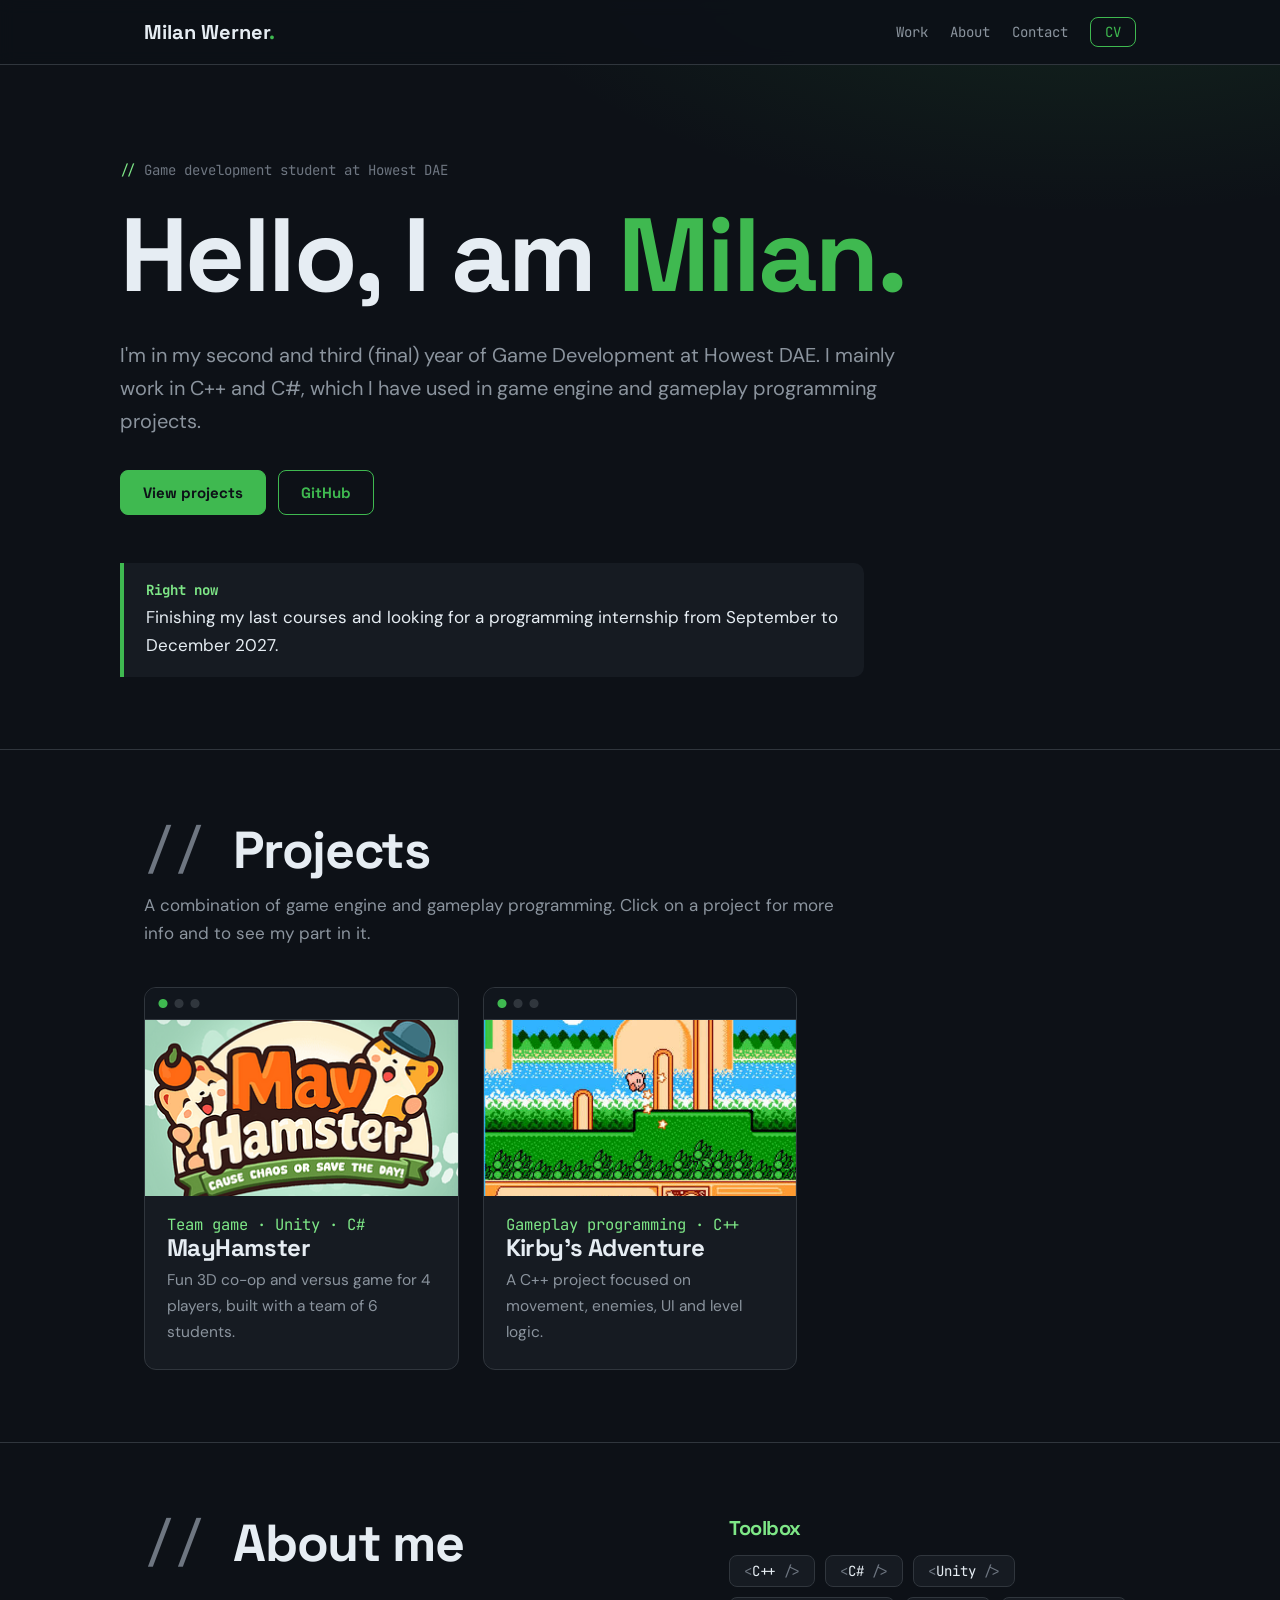
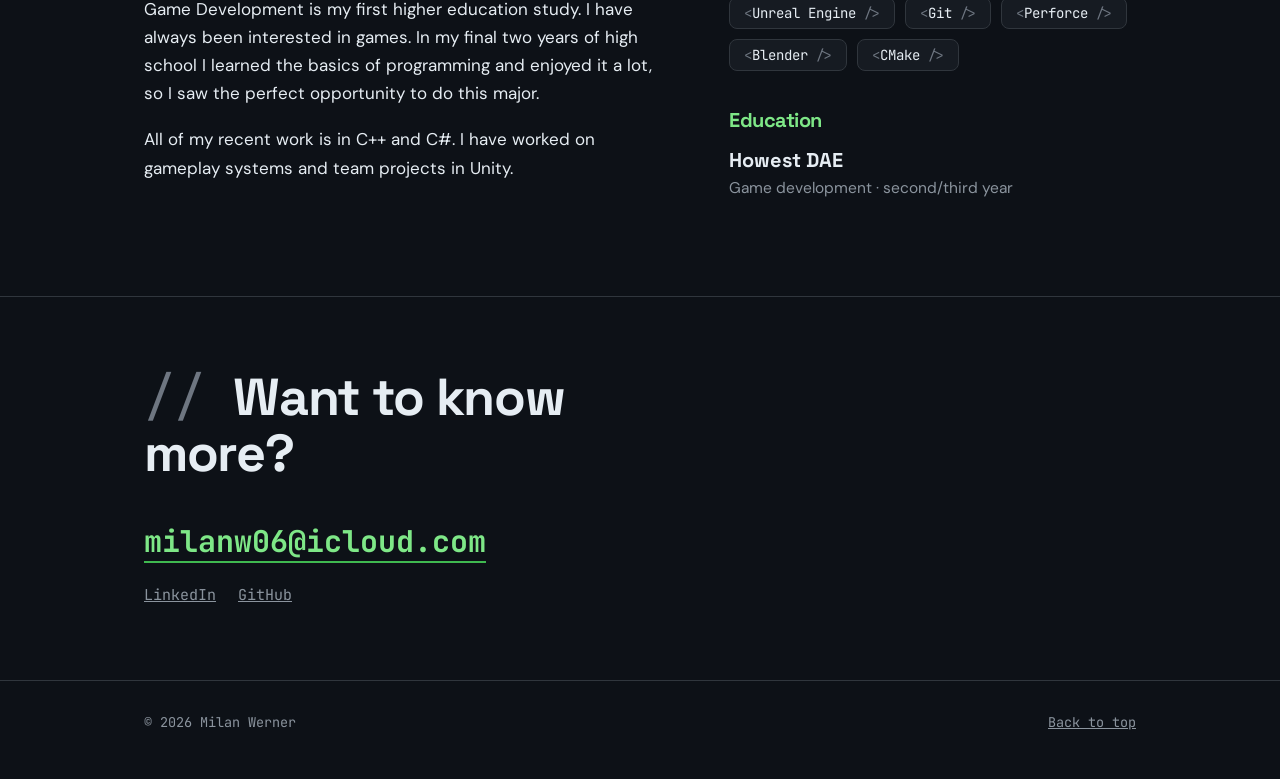
<file: index.html>
<!DOCTYPE html>
<html lang="en">
<head>
<meta charset="utf-8">
<meta name="viewport" content="width=device-width, initial-scale=1, viewport-fit=cover">
<meta name="theme-color" content="#0d1117">
<title>Milan Werner — Game Programmer</title>
<meta name="description" content="Portfolio of Milan Werner, game development student.">
<link rel="preconnect" href="https://fonts.googleapis.com">
<link rel="preconnect" href="https://fonts.gstatic.com" crossorigin>
<link href="https://fonts.googleapis.com/css2?family=JetBrains+Mono:wght@400;700&family=Space+Grotesk:wght@500;700&family=DM+Sans:wght@400;500&display=swap" rel="stylesheet">
<link rel="stylesheet" href="style.css">
</head>
<body id="top">
<header>
  <div class="wrap">
    <a class="logo" href="#top">Milan Werner<span>.</span></a>
    <nav>
      <a href="#work">Work</a>
      <a href="#about">About</a>
      <a href="#contact">Contact</a>
      <a class="cv" href="CV.pdf" target="_blank" rel="noopener">CV</a>
    </nav>
  </div>
</header>

<main>
  <div class="wrap hero">
    <p class="kicker"><b>//</b> Game development student at Howest DAE</p>
    <h1>Hello, I am <span>Milan.</span></h1>
    <p class="lead">I'm in my second and third (final) year of Game Development at Howest DAE. I mainly work in C++ and C#, which I have used in game engine and gameplay programming projects.</p>
    <div class="actions">
      <a class="btn primary" href="#work">View projects</a>
      <a class="btn" href="https://github.com/WernerMilan" target="_blank" rel="noopener noreferrer">GitHub</a>
    </div>
    <div class="status">
      <b>Right now</b>
      Finishing my last courses and looking for a programming internship from September to December 2027.
    </div>
  </div>

  <section id="work">
    <div class="wrap">
      <h2>Projects</h2>
      <p class="sub">A combination of game engine and gameplay programming. Click on a project for more info and to see my part in it.</p>
      <div class="grid">
        <a class="card" href="projects/mayhamster.html">
          <div class="thumb"><img src="MayHamsterImage.png" alt="Screenshot of MayHamster"></div>
          <div class="body"><p class="tags">Team game · Unity · C#</p><h3>MayHamster</h3><p>Fun 3D co-op and versus game for 4 players, built with a team of 6 students.</p></div>
        </a>
        <a class="card" href="projects/kirbys-adventure.html">
          <div class="thumb"><img src="KirbyMainPicture.jpg" alt="Screenshot of Kirby's Adventure"></div>
          <div class="body"><p class="tags">Gameplay programming · C++</p><h3>Kirby's Adventure</h3><p>A C++ project focused on movement, enemies, UI and level logic.</p></div>
        </a>
      </div>
    </div>
  </section>

  <section id="about">
    <div class="wrap two">
      <div>
        <h2 class="big">About me</h2>
        <p>Game Development is my first higher education study. I have always been interested in games. In my final two years of high school I learned the basics of programming and enjoyed it a lot, so I saw the perfect opportunity to do this major.</p>
        <p>All of my recent work is in C++ and C#. I have worked on gameplay systems and team projects in Unity.</p>
      </div>
      <div>
        <h3 class="small">Toolbox</h3>
        <ul class="chips">
          <li>C++</li><li>C#</li><li>Unity</li><li>Unreal Engine</li><li>Git</li><li>Perforce</li><li>Blender</li><li>CMake</li>
        </ul>
        <h3 class="small gap">Education</h3>
        <div class="school"><b>Howest DAE</b><span>Game development · second/third year</span></div>
      </div>
    </div>
  </section>

  <section id="contact" class="contact">
    <div class="wrap">
      <h2>Want to know more?</h2>
      <a class="mail" href="mailto:milanw06@icloud.com">milanw06@icloud.com</a>
      <div class="links">
        <a href="https://www.linkedin.com/in/milan-werner" target="_blank" rel="noopener noreferrer">LinkedIn</a>
        <a href="https://github.com/WernerMilan" target="_blank" rel="noopener noreferrer">GitHub</a>
      </div>
    </div>
  </section>
</main>

<footer>
  <div class="wrap"><span>© 2026 Milan Werner</span><a href="#top">Back to top</a></div>
</footer>
</body>
</html>
</file>
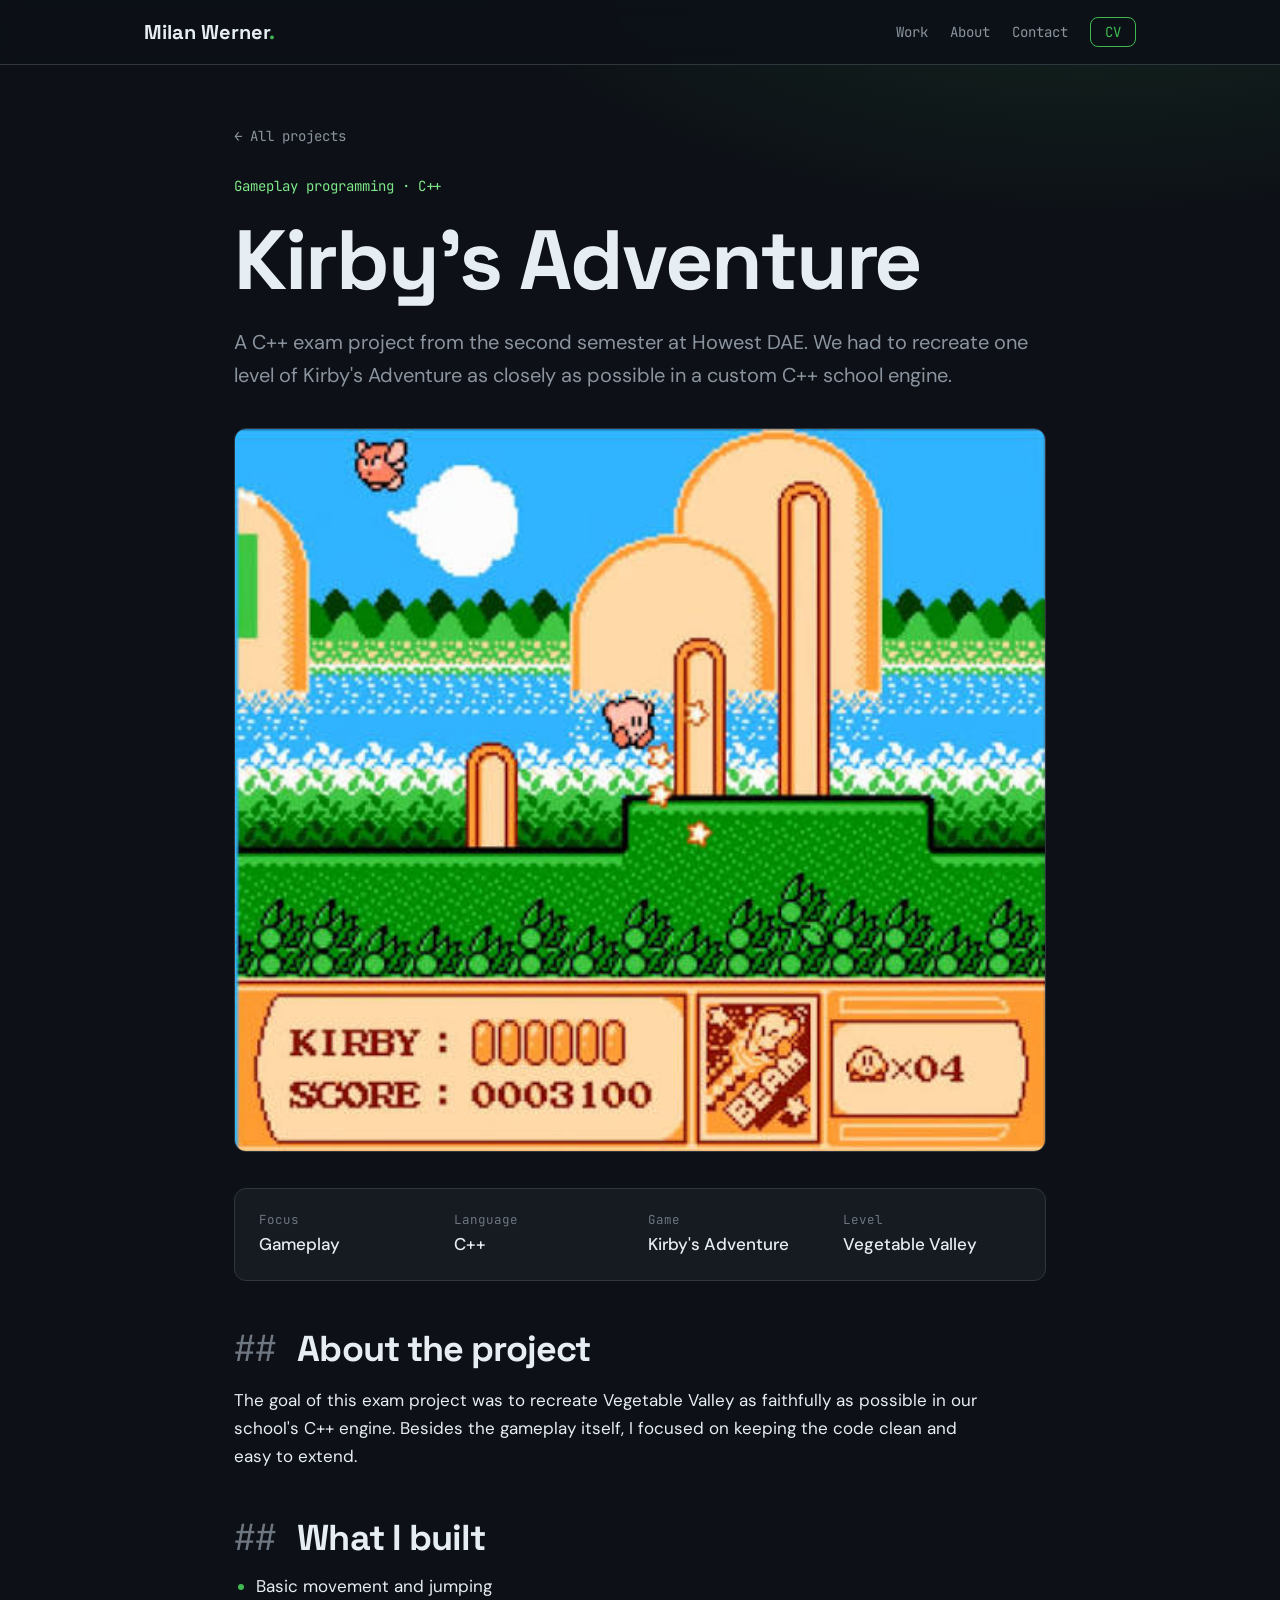
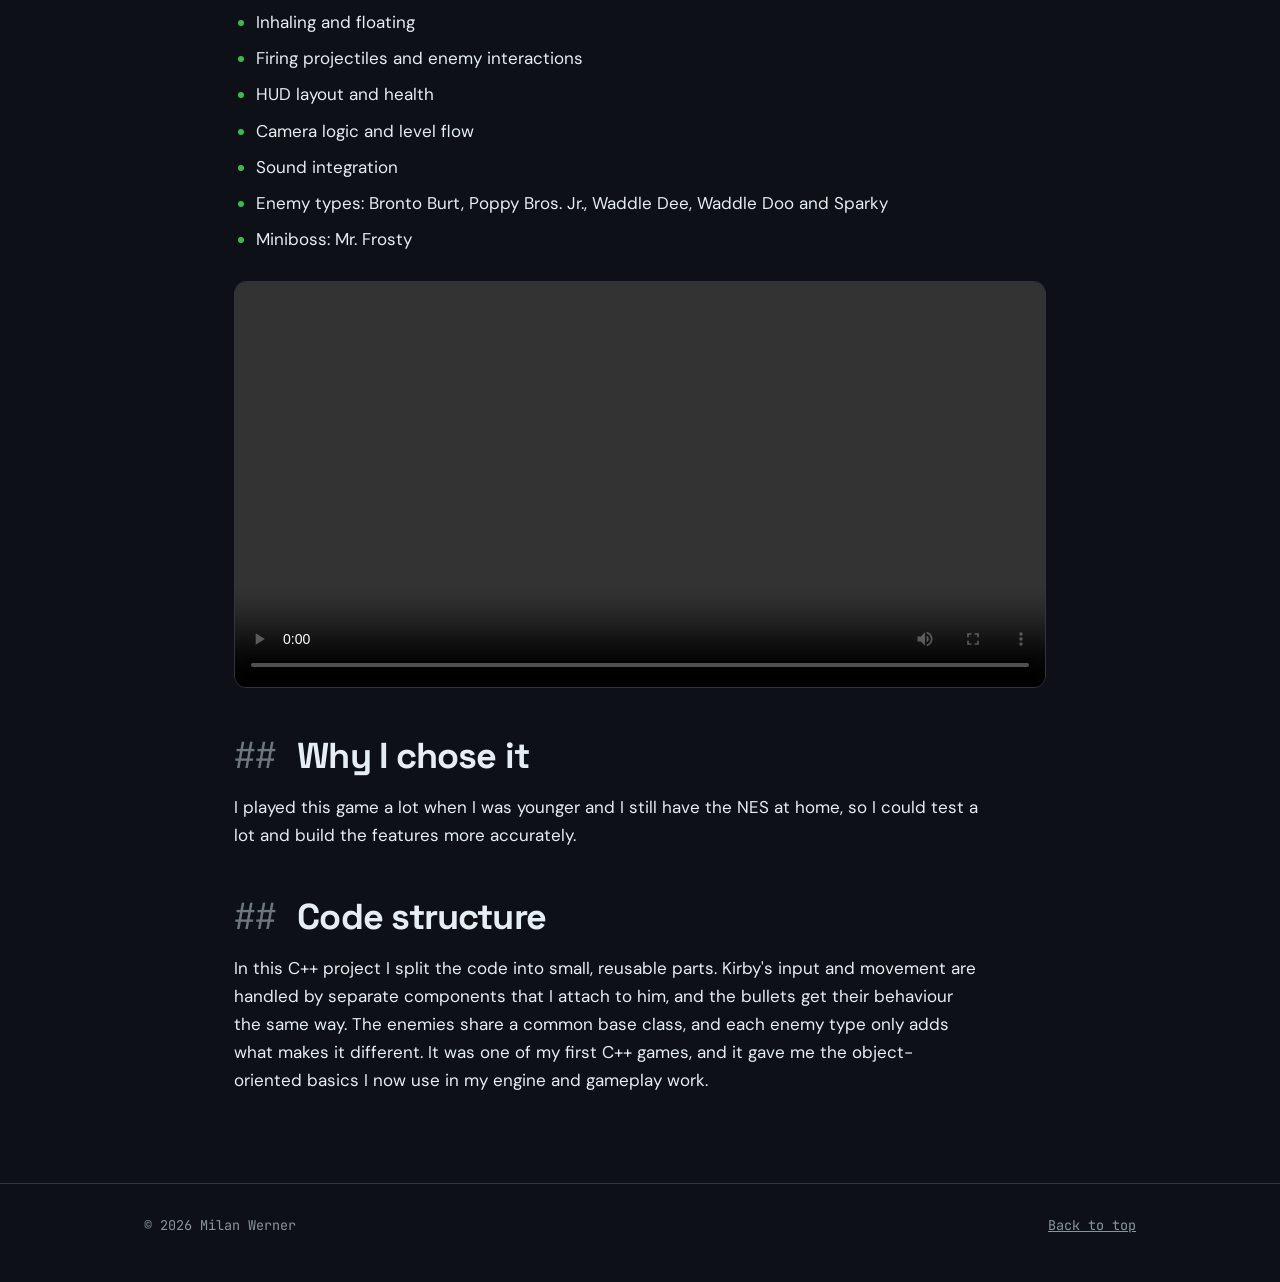
<file: projects/kirbys-adventure.html>
<!DOCTYPE html>
<html lang="en">
<head>
<meta charset="utf-8">
<meta name="viewport" content="width=device-width, initial-scale=1, viewport-fit=cover">
<meta name="theme-color" content="#0d1117">
<title>Kirby's Adventure — Milan Werner</title>
<meta name="description" content="Kirby's Adventure, a C++ gameplay programming project with movement, enemies, UI and level logic.">
<link rel="preconnect" href="https://fonts.googleapis.com">
<link rel="preconnect" href="https://fonts.gstatic.com" crossorigin>
<link href="https://fonts.googleapis.com/css2?family=JetBrains+Mono:wght@400;700&family=Space+Grotesk:wght@500;700&family=DM+Sans:wght@400;500&display=swap" rel="stylesheet">
<link rel="stylesheet" href="../style.css">
</head>
<body id="top">
<header>
  <div class="wrap">
    <a class="logo" href="../index.html">Milan Werner<span>.</span></a>
    <nav>
      <a href="../index.html#work">Work</a>
      <a href="../index.html#about">About</a>
      <a href="../index.html#contact">Contact</a>
      <a class="cv" href="../CV.pdf" target="_blank" rel="noopener">CV</a>
    </nav>
  </div>
</header>

<main class="wrap project">
  <a class="back" href="../index.html#work">← All projects</a>
  <p class="kicker">Gameplay programming · C++</p>
  <h1>Kirby's Adventure</h1>
  <p class="lead">A C++ exam project from the second semester at Howest DAE. We had to recreate one level of Kirby's Adventure as closely as possible in a custom C++ school engine.</p>

  <img class="cover" src="../KirbyMainPicture.jpg" alt="Screenshot of Kirby's Adventure">

  <dl class="facts">
    <div><dt>Focus</dt><dd>Gameplay</dd></div>
    <div><dt>Language</dt><dd>C++</dd></div>
    <div><dt>Game</dt><dd>Kirby's Adventure</dd></div>
    <div><dt>Level</dt><dd>Vegetable Valley</dd></div>
  </dl>

  <h2>About the project</h2>
  <p>The goal of this exam project was to recreate Vegetable Valley as faithfully as possible in our school's C++ engine. Besides the gameplay itself, I focused on keeping the code clean and easy to extend.</p>

  <h2>What I built</h2>
  <ul>
    <li>Basic movement and jumping</li>
    <li>Inhaling and floating</li>
    <li>Firing projectiles and enemy interactions</li>
    <li>HUD layout and health</li>
    <li>Camera logic and level flow</li>
    <li>Sound integration</li>
    <li>Enemy types: Bronto Burt, Poppy Bros. Jr., Waddle Dee, Waddle Doo and Sparky</li>
    <li>Miniboss: Mr. Frosty</li>
  </ul>

  <video class="local-video" controls preload="metadata" style="margin-top:28px">
    <source src="../images/kirby/Werner_Milan_Presentation.mp4" type="video/mp4">
    Your browser does not support the video tag.
  </video>

  <h2>Why I chose it</h2>
  <p>I played this game a lot when I was younger and I still have the NES at home, so I could test a lot and build the features more accurately.</p>

  <h2>Code structure</h2>
  <p>In this C++ project I split the code into small, reusable parts. Kirby's input and movement are handled by separate components that I attach to him, and the bullets get their behaviour the same way. The enemies share a common base class, and each enemy type only adds what makes it different. It was one of my first C++ games, and it gave me the object-oriented basics I now use in my engine and gameplay work.</p>
</main>

<footer>
  <div class="wrap"><span>© 2026 Milan Werner</span><a href="#top">Back to top</a></div>
</footer>
</body>
</html>
</file>
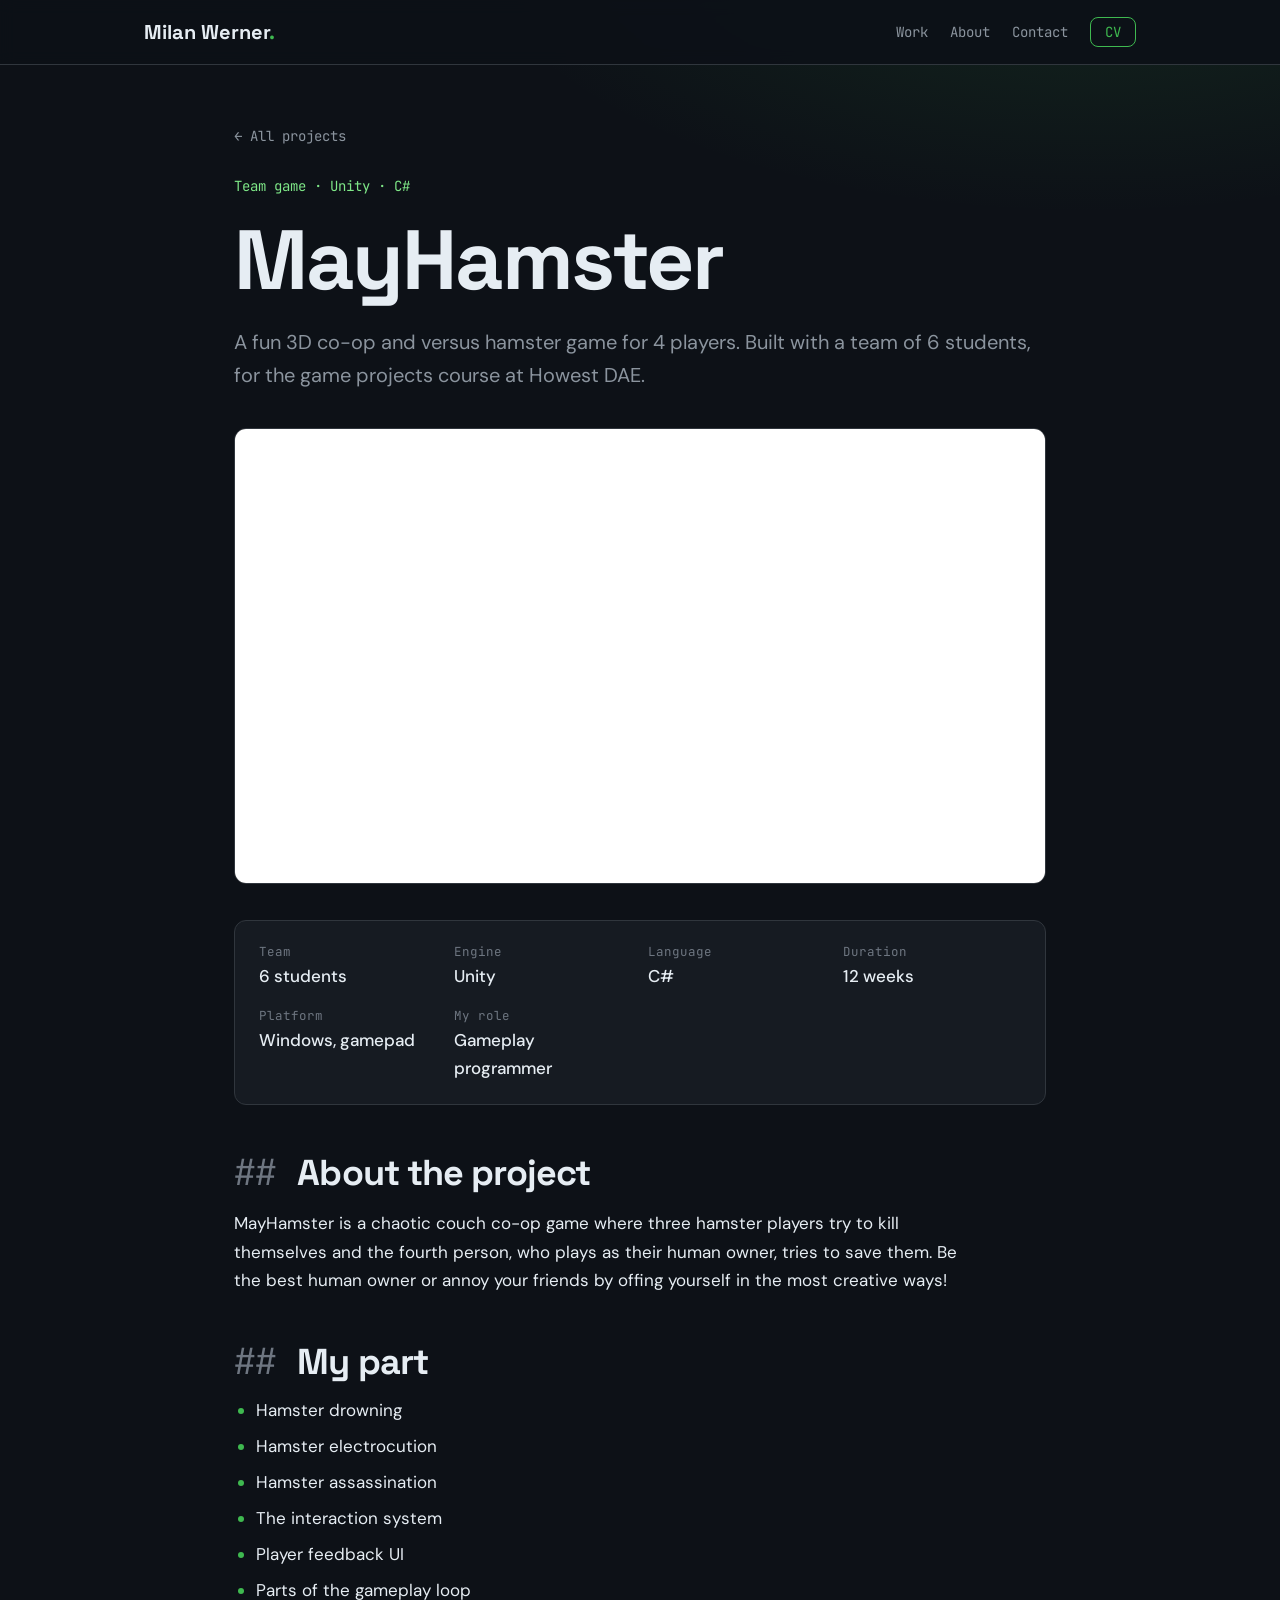
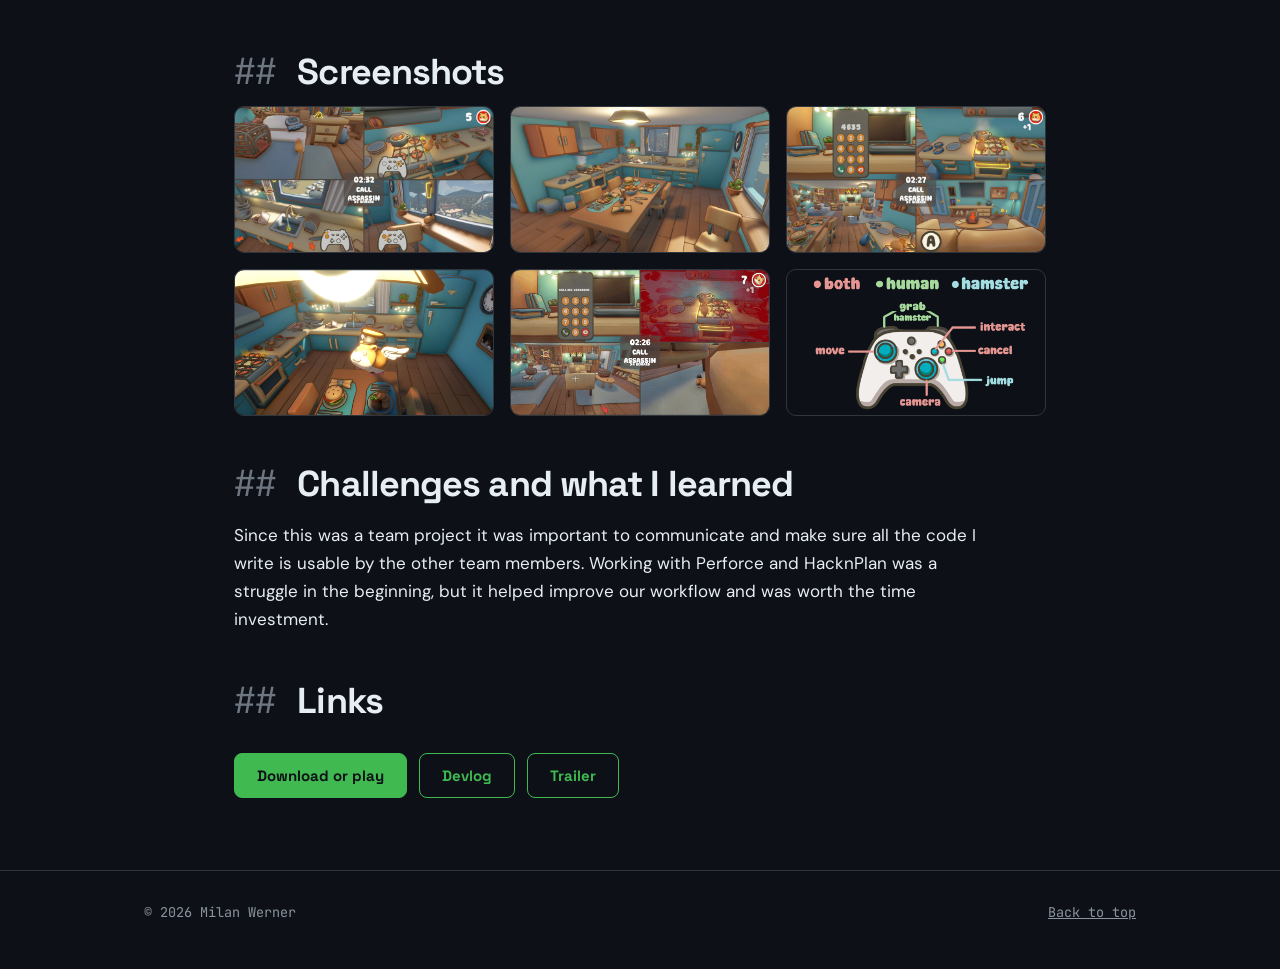
<file: projects/mayhamster.html>
<!DOCTYPE html>
<html lang="en">
<head>
<meta charset="utf-8">
<meta name="viewport" content="width=device-width, initial-scale=1, viewport-fit=cover">
<meta name="theme-color" content="#0d1117">
<title>MayHamster — Milan Werner</title>
<meta name="description" content="MayHamster, a 3D co-op and versus game for 4 players made in Unity.">
<link rel="preconnect" href="https://fonts.googleapis.com">
<link rel="preconnect" href="https://fonts.gstatic.com" crossorigin>
<link href="https://fonts.googleapis.com/css2?family=JetBrains+Mono:wght@400;700&family=Space+Grotesk:wght@500;700&family=DM+Sans:wght@400;500&display=swap" rel="stylesheet">
<link rel="stylesheet" href="../style.css">
</head>
<body id="top">
<header>
  <div class="wrap">
    <a class="logo" href="../index.html">Milan Werner<span>.</span></a>
    <nav>
      <a href="../index.html#work">Work</a>
      <a href="../index.html#about">About</a>
      <a href="../index.html#contact">Contact</a>
      <a class="cv" href="../CV.pdf" target="_blank" rel="noopener">CV</a>
    </nav>
  </div>
</header>

<main class="wrap project">
  <a class="back" href="../index.html#work">← All projects</a>
  <p class="kicker">Team game · Unity · C#</p>
  <h1>MayHamster</h1>
  <p class="lead">A fun 3D co-op and versus hamster game for 4 players. Built with a team of 6 students, for the game projects course at Howest DAE.</p>

  <div class="video">
    <iframe src="https://www.youtube.com/embed/pXxburuiokA"
            title="MayHamster trailer"
            loading="lazy"
            referrerpolicy="strict-origin-when-cross-origin"
            allow="accelerometer; encrypted-media; gyroscope; picture-in-picture"
            allowfullscreen></iframe>
  </div>

  <dl class="facts">
    <div><dt>Team</dt><dd>6 students</dd></div>
    <div><dt>Engine</dt><dd>Unity</dd></div>
    <div><dt>Language</dt><dd>C#</dd></div>
    <div><dt>Duration</dt><dd>12 weeks</dd></div>
    <div><dt>Platform</dt><dd>Windows, gamepad</dd></div>
    <div><dt>My role</dt><dd>Gameplay programmer</dd></div>
  </dl>

  <h2>About the project</h2>
  <p>MayHamster is a chaotic couch co-op game where three hamster players try to kill themselves and the fourth person, who plays as their human owner, tries to save them. Be the best human owner or annoy your friends by offing yourself in the most creative ways!</p>

  <h2>My part</h2>
  <ul>
    <li>Hamster drowning</li>
    <li>Hamster electrocution</li>
    <li>Hamster assassination</li>
    <li>The interaction system</li>
    <li>Player feedback UI</li>
    <li>Parts of the gameplay loop</li>
  </ul>

  <h2>Screenshots</h2>
  <div class="gallery">
    <img src="../images/mayhamster/gameplay-1.jpg" alt="Split-screen view for four players in a cozy kitchen, with a countdown timer and a prompt to call the assassin" loading="lazy">
    <img src="../images/mayhamster/gameplay-2.png" alt="Wide view of the kitchen with wooden cabinets, a teal fridge and a dining table" loading="lazy">
    <img src="../images/mayhamster/gameplay-3.png" alt="A hamster player dialing a code on a phone keypad while the other players' screens show the kitchen and living room" loading="lazy">
    <img src="../images/mayhamster/gameplay-4.jpg" alt="A hamster ghost with angel wings and a halo floating in the kitchen" loading="lazy">
    <img src="../images/mayhamster/gameplay-5.gif" alt="Split-screen view with red laser beams and a red-tinted screen as the assassin attacks" loading="lazy">
    <img src="../images/mayhamster/controls.png" alt="Controller layout showing buttons for move, camera, jump, grab hamster, interact and cancel, color-coded for the human, the hamsters or both" loading="lazy">
  </div>

  <h2>Challenges and what I learned</h2>
  <p>Since this was a team project it was important to communicate and make sure all the code I write is usable by the other team members. Working with Perforce and HacknPlan was a struggle in the beginning, but it helped improve our workflow and was worth the time investment.</p>

  <h2>Links</h2>
  <div class="actions">
    <a class="btn primary" href="https://maksel636new.itch.io/gp21hamstermayham" target="_blank" rel="noopener noreferrer">Download or play</a>
    <a class="btn" href="https://maksel636new.itch.io/gp21hamstermayham/devlog" target="_blank" rel="noopener noreferrer">Devlog</a>
    <a class="btn" href="https://www.youtube.com/watch?v=pXxburuiokA" target="_blank" rel="noopener noreferrer">Trailer</a>
  </div>
</main>

<footer>
  <div class="wrap"><span>© 2026 Milan Werner</span><a href="#top">Back to top</a></div>
</footer>
</body>
</html>
</file>
<file: style.css>
/* ===== Theme: code editor (dark + green) ===== */
:root{
  --bg:#0d1117; --bg-bar:#11161d; --surface:#161b22; --ink:#e6edf3; --muted:#8b949e; --code:#6e7681;
  --line:#30363d; --accent:#3fb950; --accent-hi:#7ee787; --accent-ink:#0d1117;
  --mono:"JetBrains Mono",ui-monospace,Consolas,monospace;
  --head:"Space Grotesk","DM Sans",system-ui,sans-serif;
  color-scheme:dark; box-sizing:border-box;
  padding-top:env(safe-area-inset-top,0px); padding-bottom:env(safe-area-inset-bottom,0px);
}
*,*::before,*::after{box-sizing:inherit}
html{scroll-behavior:smooth;scroll-padding-top:calc(72px + env(safe-area-inset-top,0px));background:var(--bg)}
body{margin:0;color:var(--ink);font:400 17px/1.65 "DM Sans",system-ui,sans-serif;
  background:radial-gradient(900px 420px at 85% -80px,rgba(63,185,80,.14),transparent 70%) no-repeat,var(--bg)}
h1,h2,h3{font-family:var(--head);line-height:1.08;margin:0;letter-spacing:-.025em}
a{color:inherit}
::selection{background:rgba(63,185,80,.35)}
:focus-visible{outline:3px solid var(--accent);outline-offset:3px;border-radius:4px}
.wrap{max-width:1040px;margin:0 auto;padding:0 24px}
body::before{content:"";position:fixed;inset:0 0 auto;height:env(safe-area-inset-top,0px);background:var(--bg);z-index:10}

/* header */
header{position:sticky;top:env(safe-area-inset-top,0px);z-index:9;background:rgba(13,17,23,.92);backdrop-filter:blur(8px);border-bottom:1px solid var(--line)}
header .wrap{display:flex;align-items:center;justify-content:space-between;height:64px}
.logo{font:700 20px var(--head);text-decoration:none}
.logo span{color:var(--accent)}
nav{display:flex;gap:22px;font:400 14px var(--mono);align-items:center}
nav a{text-decoration:none;color:var(--muted)}
nav a:hover{color:var(--accent-hi)}
nav .cv{border:1.5px solid var(--accent);padding:5px 14px;border-radius:8px;color:var(--accent)}
nav .cv:hover{background:var(--accent);color:var(--accent-ink)}

/* hero */
.hero{padding:96px 0 72px}
.kicker{font:400 14px var(--mono);color:var(--code);margin:0 0 20px}
.kicker b{color:var(--accent-hi);font-weight:400}
.hero h1{font-size:clamp(46px,9vw,104px);font-weight:700}
.hero h1 span{color:var(--accent)}
.hero p.lead{max-width:56ch;font-size:20px;color:var(--muted);margin:28px 0 0}
.actions{display:flex;flex-wrap:wrap;gap:12px;margin-top:32px}
.btn{display:inline-block;padding:12px 22px;border-radius:8px;font:700 15px var(--head);text-decoration:none;border:1.5px solid var(--accent);color:var(--accent);transition:background .15s,color .15s}
.btn:hover{background:rgba(63,185,80,.14)}
.btn.primary{background:var(--accent);color:var(--accent-ink)}
.btn.primary:hover{background:var(--accent-hi)}
.status{margin-top:48px;padding:18px 22px;border-left:4px solid var(--accent);background:var(--surface);border-radius:0 10px 10px 0;max-width:62ch}
.status b{display:block;font:700 14px var(--mono);color:var(--accent-hi);margin-bottom:4px}

/* sections */
section{padding:72px 0;border-top:1px solid var(--line)}
section>.wrap>h2{font-size:clamp(32px,5vw,52px);margin-bottom:12px}
section>.wrap>h2::before{content:"// ";color:var(--code);font-family:var(--mono);font-weight:400}
.sub{color:var(--muted);max-width:60ch;margin:0 0 40px}

/* project cards (window style) */
.grid{display:grid;grid-template-columns:repeat(auto-fill,minmax(300px,1fr));gap:24px}
.card{display:flex;flex-direction:column;background:var(--surface);border:1px solid var(--line);border-radius:12px;overflow:hidden;text-decoration:none;transition:transform .15s,border-color .15s,box-shadow .15s}
.card::before{content:"";height:32px;flex:none;border-bottom:1px solid var(--line);
  background:radial-gradient(circle at 18px 50%,var(--accent) 4px,transparent 5px),radial-gradient(circle at 34px 50%,var(--line) 4px,transparent 5px),radial-gradient(circle at 50px 50%,var(--line) 4px,transparent 5px),var(--bg-bar)}
.card:hover{transform:translateY(-3px);border-color:var(--accent);box-shadow:0 8px 28px rgba(63,185,80,.12)}
.thumb{aspect-ratio:16/9;overflow:hidden;background:var(--line)}
.thumb img{display:block;width:100%;height:100%;object-fit:cover}
.card .body{padding:18px 22px 24px}
.tags{font:400 12.5px var(--mono);color:var(--accent-hi);margin:0 0 8px}
.card h3{font-size:24px;margin-bottom:8px}
.card p{margin:0;color:var(--muted);font-size:15.5px}
.card p.tags{color:var(--accent-hi)}

/* about */
.two{display:grid;grid-template-columns:1.3fr 1fr;gap:56px}
.two p{margin:0 0 18px;max-width:60ch}
.two h2.big{font-size:clamp(32px,5vw,52px);margin-bottom:24px}
.two h2.big::before{content:"// ";color:var(--code);font-family:var(--mono);font-weight:400}
.chips{display:flex;flex-wrap:wrap;gap:10px;padding:0;margin:0;list-style:none}
.chips li{padding:6px 14px;border:1px solid var(--line);background:var(--surface);border-radius:8px;font:400 14px var(--mono)}
.chips li::before{content:"<";color:var(--code)}
.chips li::after{content:" />";color:var(--code)}
h3.small{font:700 20px var(--head);margin-bottom:14px;color:var(--accent-hi)}
h3.small.gap{margin-top:36px}
.school{margin-bottom:22px}
.school b{display:block;font:700 20px var(--head)}
.school span{color:var(--muted);font-size:15.5px}

/* contact + footer */
.contact h2{font-size:clamp(36px,6vw,68px);max-width:16ch}
.mail{display:inline-block;margin:28px 0 20px;font:700 clamp(18px,3.2vw,30px) var(--mono);color:var(--accent-hi);border-bottom:2px solid var(--accent);text-decoration:none;overflow-wrap:anywhere}
.links{display:flex;gap:22px;flex-wrap:wrap;font-family:var(--mono);font-size:15px}
.links a{color:var(--muted)}
.links a:hover{color:var(--accent-hi)}
footer{padding:32px 0 48px;border-top:1px solid var(--line);color:var(--muted);font:400 13.5px var(--mono)}
footer .wrap{display:flex;justify-content:space-between;flex-wrap:wrap;gap:12px}
footer a{color:var(--muted)}footer a:hover{color:var(--accent-hi)}

/* project pages */
.project{padding:56px 24px 72px;max-width:860px}
.back{display:inline-block;margin-bottom:32px;color:var(--muted);text-decoration:none;font:400 14px var(--mono)}
.back:hover{color:var(--accent-hi)}
.project .kicker{color:var(--accent-hi)}
.project h1{font-size:clamp(44px,8vw,84px);font-weight:700;margin-bottom:20px}
.project .lead{font-size:20px;color:var(--muted);max-width:60ch;margin:0 0 36px}
.cover{display:block;width:100%;height:auto;border-radius:12px;border:1px solid var(--line);margin-bottom:36px}
.facts{display:grid;grid-template-columns:repeat(auto-fit,minmax(150px,1fr));gap:16px;margin:0 0 48px;padding:22px 24px;background:var(--surface);border:1px solid var(--line);border-radius:12px}
.facts dt{font:400 12.5px var(--mono);color:var(--code);margin-bottom:2px}
.facts dd{margin:0;font-weight:500}
.project h2{font-size:clamp(26px,4vw,36px);margin:48px 0 14px}
.project h2::before{content:"## ";color:var(--code);font-family:var(--mono);font-weight:400}
.project p,.project li{max-width:62ch}
.project ul{padding-left:22px;margin:0}
.project li{margin-bottom:8px}
.project li::marker{color:var(--accent)}

/* video + gallery */
.video{position:relative;aspect-ratio:16/9;margin-bottom:36px;border-radius:12px;overflow:hidden;border:1px solid var(--line);background:#000}
.video iframe{position:absolute;inset:0;width:100%;height:100%;border:0}
.local-video{display:block;width:100%;height:auto;border-radius:12px;border:1px solid var(--line);margin-bottom:36px;background:#000}
.gallery{display:grid;grid-template-columns:repeat(auto-fit,minmax(260px,1fr));gap:16px}
.gallery img{display:block;width:100%;height:auto;border-radius:10px;border:1px solid var(--line)}

@media (max-width:760px){
  .two{grid-template-columns:1fr;gap:40px}
  nav a:not(.cv){display:none}
  .hero{padding-top:56px}
}
@media (prefers-reduced-motion:reduce){html{scroll-behavior:auto}.card,.btn{transition:none}.card:hover{transform:none}}
</file>
